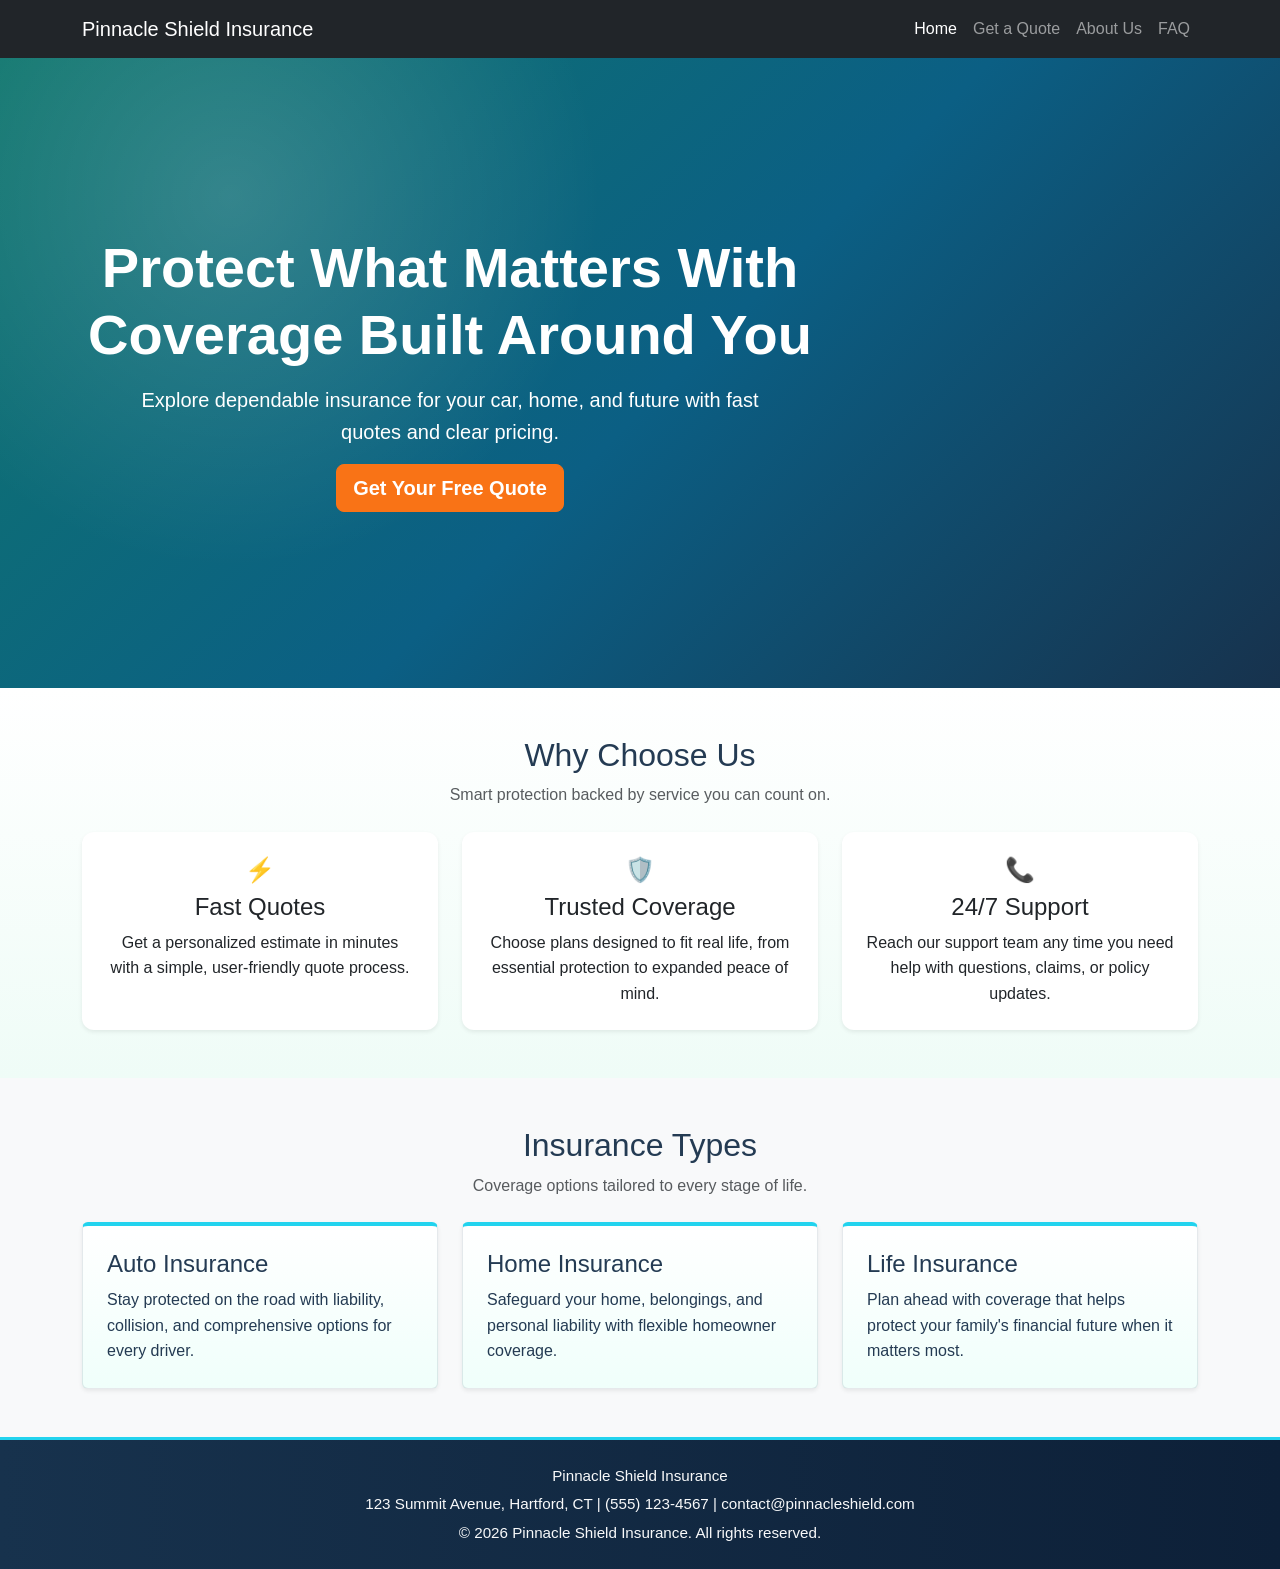
<file: index.html>
<!DOCTYPE html>
<html lang="en">
<head>
	<meta charset="UTF-8">
	<meta name="viewport" content="width=device-width, initial-scale=1.0">
	<title>Pinnacle Shield Insurance | Home</title>
	<link href="https://cdn.jsdelivr.net/npm/bootstrap@5.3.2/dist/css/bootstrap.min.css"
				rel="stylesheet"
				integrity="sha384-T3c6CoIi6uLrA9TneNEoa7RxnatzjcDSCmG1MXxSR1GAsXEV/Dwwykc2MPK8M2HN"
				crossorigin="anonymous">
	<link rel="stylesheet" href="css/styles.css">
</head>
<body>
	<header>
		<nav class="navbar navbar-expand-lg navbar-dark bg-dark">
			<div class="container">
				<a class="navbar-brand" href="index.html">Pinnacle Shield Insurance</a>
				<button class="navbar-toggler" type="button" data-bs-toggle="collapse" data-bs-target="#mainNav" aria-controls="mainNav" aria-expanded="false" aria-label="Toggle navigation">
					<span class="navbar-toggler-icon"></span>
				</button>
				<div class="collapse navbar-collapse" id="mainNav">
					<ul class="navbar-nav ms-auto mb-2 mb-lg-0">
						<li class="nav-item">
							<a class="nav-link active" aria-current="page" href="index.html">Home</a>
						</li>
						<li class="nav-item">
							<a class="nav-link" href="quote.html">Get a Quote</a>
						</li>
						<li class="nav-item">
							<a class="nav-link" href="about.html">About Us</a>
						</li>
						<li class="nav-item">
							<a class="nav-link" href="faq.html">FAQ</a>
						</li>
					</ul>
				</div>
			</div>
		</nav>
	</header>

	<main>
		<section id="home" class="hero-section text-white d-flex align-items-center">
			<div class="container py-5">
				<div class="row align-items-center">
					<div class="col-lg-8">
						<h1 class="display-4 fw-bold">Protect What Matters With Coverage Built Around You</h1>
						<p class="lead mt-3">Explore dependable insurance for your car, home, and future with fast quotes and clear pricing.</p>
						<a class="btn btn-warning btn-lg mt-3" href="quote.html">Get Your Free Quote</a>
					</div>
				</div>
			</div>
		</section>

		<section id="services" class="py-5">
			<div class="container">
				<div class="text-center mb-4">
					<h2>Why Choose Us</h2>
					<p class="text-muted">Smart protection backed by service you can count on.</p>
				</div>
				<div class="row g-4">
					<div class="col-md-4">
						<div class="card h-100 shadow-sm border-0">
							<div class="card-body text-center p-4">
								<h3 class="h4 card-title">⚡️</h3>
								<h3 class="h4 card-title">Fast Quotes</h3>
								<p class="card-text">Get a personalized estimate in minutes with a simple, user-friendly quote process.</p>
							</div>
						</div>
					</div>
					<div class="col-md-4">
						<div class="card h-100 shadow-sm border-0">
							<div class="card-body text-center p-4">
								<h3 class="h4 card-title">🛡️<h3>
								<h3 class="h4 card-title">Trusted Coverage</h3>
								<p class="card-text">Choose plans designed to fit real life, from essential protection to expanded peace of mind.</p>
							</div>
						</div>
					</div>
					<div class="col-md-4">
						<div class="card h-100 shadow-sm border-0">
							<div class="card-body text-center p-4">
								<h3 class="h4 card-title">📞<h3>
								<h3 class="h4 card-title">24/7 Support</h3>
								<p class="card-text">Reach our support team any time you need help with questions, claims, or policy updates.</p>
							</div>
						</div>
					</div>
				</div>
			</div>
		</section>

		<section id="insurance-types" class="py-5 bg-light">
			<div class="container">
				<div class="text-center mb-4">
					<h2>Insurance Types</h2>
					<p class="text-muted">Coverage options tailored to every stage of life.</p>
				</div>
				<div class="row g-4">
					<div class="col-md-4 d-flex">
						<article class="insurance-type p-4 bg-white rounded shadow-sm w-100">
							<h3 class="h4">Auto Insurance</h3>
							<p class="mb-0">Stay protected on the road with liability, collision, and comprehensive options for every driver.</p>
						</article>
					</div>
					<div class="col-md-4 d-flex">
						<article class="insurance-type p-4 bg-white rounded shadow-sm w-100">
							<h3 class="h4">Home Insurance</h3>
							<p class="mb-0">Safeguard your home, belongings, and personal liability with flexible homeowner coverage.</p>
						</article>
					</div>
					<div class="col-md-4 d-flex">
						<article class="insurance-type p-4 bg-white rounded shadow-sm w-100">
							<h3 class="h4">Life Insurance</h3>
							<p class="mb-0">Plan ahead with coverage that helps protect your family's financial future when it matters most.</p>
						</article>
					</div>
				</div>
			</div>
		</section>
	</main>

	<footer class="bg-dark text-light py-4">
		<div class="container text-center">
			<p class="mb-1">Pinnacle Shield Insurance</p>
			<p class="mb-1">123 Summit Avenue, Hartford, CT | (555) 123-4567 | contact@pinnacleshield.com</p>
			<p class="mb-0">&copy; 2026 Pinnacle Shield Insurance. All rights reserved.</p>
		</div>
	</footer>

	<script src="js/main.js"></script>
	<script src="https://cdn.jsdelivr.net/npm/bootstrap@5.3.2/dist/js/bootstrap.bundle.min.js"
					integrity="sha384-C6RzsynM9kWDrMNeT87bh95OGNyZPhcTNXj1NW7RuBCsyN/o0jlpcV8Qyq46cDfL"
					crossorigin="anonymous"></script>
</body>
</html>
</file>
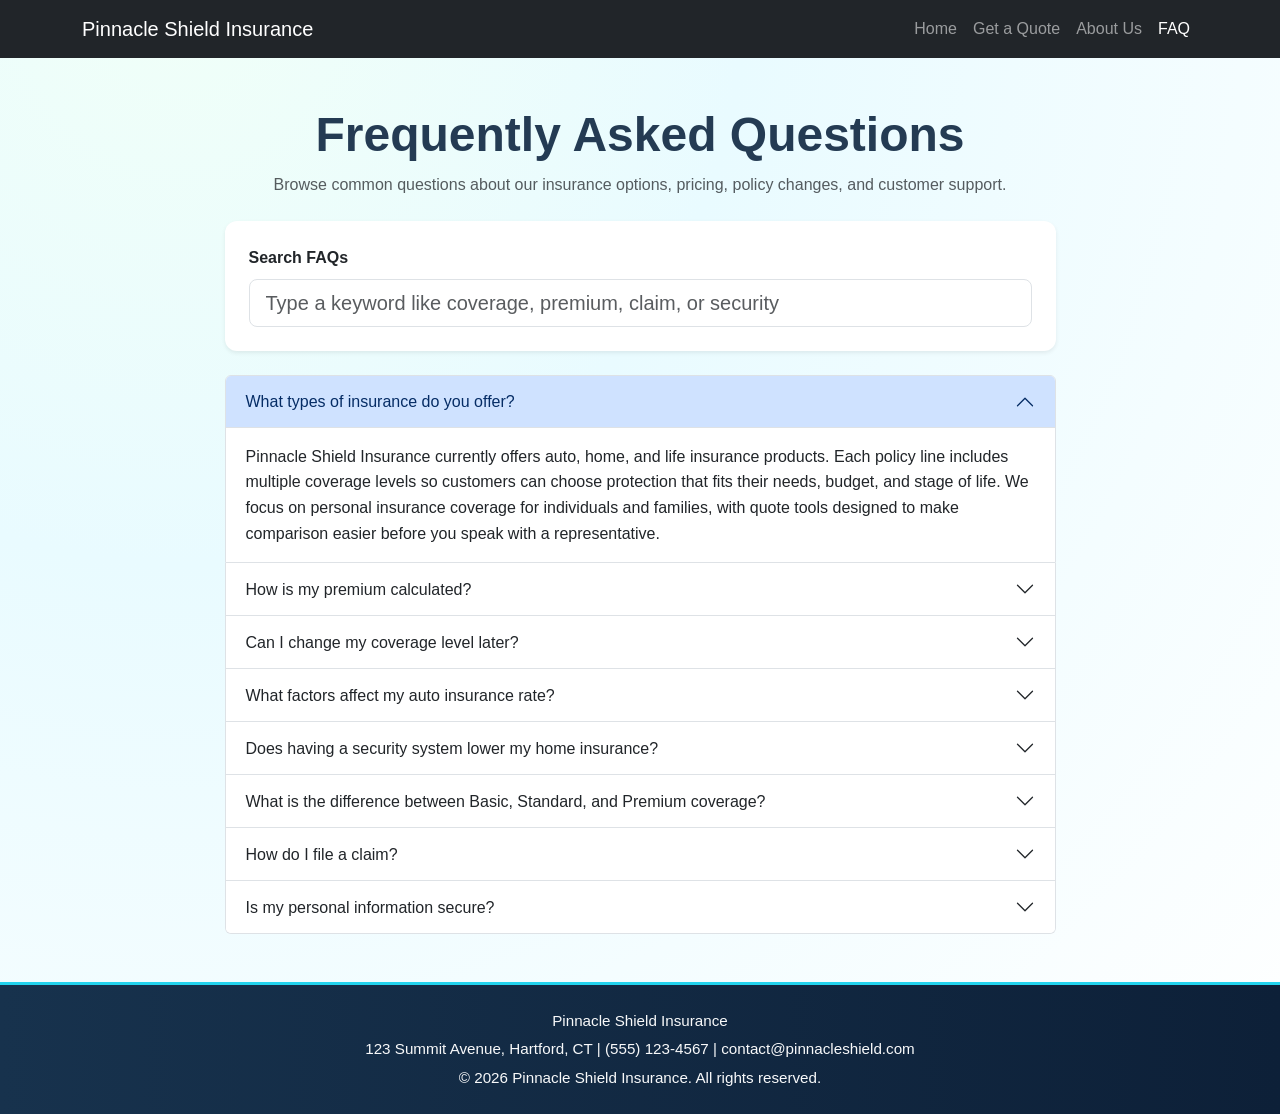
<file: faq.html>
<!DOCTYPE html>
<html lang="en">
<head>
	<meta charset="UTF-8">
	<meta name="viewport" content="width=device-width, initial-scale=1.0">
	<title>Pinnacle Shield Insurance | FAQ</title>
	<link href="https://cdn.jsdelivr.net/npm/bootstrap@5.3.2/dist/css/bootstrap.min.css"
				rel="stylesheet"
				integrity="sha384-T3c6CoIi6uLrA9TneNEoa7RxnatzjcDSCmG1MXxSR1GAsXEV/Dwwykc2MPK8M2HN"
				crossorigin="anonymous">
	<link rel="stylesheet" href="css/styles.css">
</head>
<body>
	<header>
		<nav class="navbar navbar-expand-lg navbar-dark bg-dark">
			<div class="container">
				<a class="navbar-brand" href="index.html">Pinnacle Shield Insurance</a>
				<button class="navbar-toggler" type="button" data-bs-toggle="collapse" data-bs-target="#mainNav" aria-controls="mainNav" aria-expanded="false" aria-label="Toggle navigation">
					<span class="navbar-toggler-icon"></span>
				</button>
				<div class="collapse navbar-collapse" id="mainNav">
					<ul class="navbar-nav ms-auto mb-2 mb-lg-0">
						<li class="nav-item">
							<a class="nav-link" href="index.html">Home</a>
						</li>
						<li class="nav-item">
							<a class="nav-link" href="quote.html">Get a Quote</a>
						</li>
						<li class="nav-item">
							<a class="nav-link" href="about.html">About Us</a>
						</li>
						<li class="nav-item">
							<a class="nav-link active" aria-current="page" href="faq.html">FAQ</a>
						</li>
					</ul>
				</div>
			</div>
		</nav>
	</header>

	<main class="py-5">
		<section class="container">
			<div class="row justify-content-center">
				<div class="col-lg-10 col-xl-9">
					<div class="text-center mb-4">
						<h1 class="display-5 fw-bold">Frequently Asked Questions</h1>
						<p class="text-muted mb-0">Browse common questions about our insurance options, pricing, policy changes, and customer support.</p>
					</div>

					<div class="card shadow-sm border-0 mb-4">
						<div class="card-body p-4">
							<label for="faq-search" class="form-label fw-semibold">Search FAQs</label>
							<input type="search" class="form-control form-control-lg" id="faq-search" placeholder="Type a keyword like coverage, premium, claim, or security">
						</div>
					</div>

					<div class="accordion" id="faqAccordion">
						<div class="accordion-item">
							<h2 class="accordion-header" id="faqHeadingOne">
								<button class="accordion-button" type="button" data-bs-toggle="collapse" data-bs-target="#faqCollapseOne" aria-expanded="true" aria-controls="faqCollapseOne">
									What types of insurance do you offer?
								</button>
							</h2>
							<div id="faqCollapseOne" class="accordion-collapse collapse show" aria-labelledby="faqHeadingOne" data-bs-parent="#faqAccordion">
								<div class="accordion-body">
									Pinnacle Shield Insurance currently offers auto, home, and life insurance products. Each policy line includes multiple coverage levels so customers can choose protection that fits their needs, budget, and stage of life.

									We focus on personal insurance coverage for individuals and families, with quote tools designed to make comparison easier before you speak with a representative.
								</div>
							</div>
						</div>

						<div class="accordion-item">
							<h2 class="accordion-header" id="faqHeadingTwo">
								<button class="accordion-button collapsed" type="button" data-bs-toggle="collapse" data-bs-target="#faqCollapseTwo" aria-expanded="false" aria-controls="faqCollapseTwo">
									How is my premium calculated?
								</button>
							</h2>
							<div id="faqCollapseTwo" class="accordion-collapse collapse" aria-labelledby="faqHeadingTwo" data-bs-parent="#faqAccordion">
								<div class="accordion-body">
									Your premium is estimated using rating factors tied to the type of insurance you select. Depending on the product, those factors may include age, location, vehicle details, home characteristics, requested coverage amount, lifestyle information, and selected coverage tier.

									The quote page uses those inputs to calculate both a monthly and annual premium estimate, along with a breakdown of the factors that influenced the price.
								</div>
							</div>
						</div>

						<div class="accordion-item">
							<h2 class="accordion-header" id="faqHeadingThree">
								<button class="accordion-button collapsed" type="button" data-bs-toggle="collapse" data-bs-target="#faqCollapseThree" aria-expanded="false" aria-controls="faqCollapseThree">
									Can I change my coverage level later?
								</button>
							</h2>
							<div id="faqCollapseThree" class="accordion-collapse collapse" aria-labelledby="faqHeadingThree" data-bs-parent="#faqAccordion">
								<div class="accordion-body">
									Yes. In most cases, coverage can be adjusted after a policy is issued, subject to underwriting review and any applicable policy terms. Customers often move between Basic, Standard, and Premium coverage as their budget or protection needs change.

									When you request a change, the premium may increase or decrease based on the new coverage level and any updated risk information.
								</div>
							</div>
						</div>

						<div class="accordion-item">
							<h2 class="accordion-header" id="faqHeadingFour">
								<button class="accordion-button collapsed" type="button" data-bs-toggle="collapse" data-bs-target="#faqCollapseFour" aria-expanded="false" aria-controls="faqCollapseFour">
									What factors affect my auto insurance rate?
								</button>
							</h2>
							<div id="faqCollapseFour" class="accordion-collapse collapse" aria-labelledby="faqHeadingFour" data-bs-parent="#faqAccordion">
								<div class="accordion-body">
									Auto insurance rates are commonly influenced by driver age, driving history, annual mileage, vehicle age, and chosen coverage level. A driver with a clean record and lower mileage often receives a lower rate than a driver with recent accidents or frequent road use.

									Vehicle characteristics can also matter because repair costs, theft risk, and replacement value may affect how expensive a policy is to insure.
								</div>
							</div>
						</div>

						<div class="accordion-item">
							<h2 class="accordion-header" id="faqHeadingFive">
								<button class="accordion-button collapsed" type="button" data-bs-toggle="collapse" data-bs-target="#faqCollapseFive" aria-expanded="false" aria-controls="faqCollapseFive">
									Does having a security system lower my home insurance?
								</button>
							</h2>
							<div id="faqCollapseFive" class="accordion-collapse collapse" aria-labelledby="faqHeadingFive" data-bs-parent="#faqAccordion">
								<div class="accordion-body">
									It can. Homes with monitored security systems or other protective features may qualify for lower premiums because they can reduce theft risk and sometimes help limit loss severity.

									On our quote page, a home security system and fire sprinklers are both treated as protective features that may reduce the estimated premium.
								</div>
							</div>
						</div>

						<div class="accordion-item">
							<h2 class="accordion-header" id="faqHeadingSix">
								<button class="accordion-button collapsed" type="button" data-bs-toggle="collapse" data-bs-target="#faqCollapseSix" aria-expanded="false" aria-controls="faqCollapseSix">
									What is the difference between Basic, Standard, and Premium coverage?
								</button>
							</h2>
							<div id="faqCollapseSix" class="accordion-collapse collapse" aria-labelledby="faqHeadingSix" data-bs-parent="#faqAccordion">
								<div class="accordion-body">
									Basic coverage is designed for customers who want essential protection at a lower cost. Standard coverage offers a more balanced option with broader protection, while Premium coverage is intended for customers who want higher limits or more comprehensive support.

									Because each level changes the amount of protection included, selecting a higher tier typically increases the premium estimate shown in the quote results.
								</div>
							</div>
						</div>

						<div class="accordion-item">
							<h2 class="accordion-header" id="faqHeadingSeven">
								<button class="accordion-button collapsed" type="button" data-bs-toggle="collapse" data-bs-target="#faqCollapseSeven" aria-expanded="false" aria-controls="faqCollapseSeven">
									How do I file a claim?
								</button>
							</h2>
							<div id="faqCollapseSeven" class="accordion-collapse collapse" aria-labelledby="faqHeadingSeven" data-bs-parent="#faqAccordion">
								<div class="accordion-body">
									Customers can begin the claims process by contacting our support team by phone or through the customer portal. You should be prepared to share your policy information, the date of loss, a description of what happened, and any supporting documentation or photos that may help evaluate the claim.

									Once a claim is opened, a claims specialist reviews the details, explains next steps, and keeps you informed as the claim moves through evaluation and resolution.
								</div>
							</div>
						</div>

						<div class="accordion-item">
							<h2 class="accordion-header" id="faqHeadingEight">
								<button class="accordion-button collapsed" type="button" data-bs-toggle="collapse" data-bs-target="#faqCollapseEight" aria-expanded="false" aria-controls="faqCollapseEight">
									Is my personal information secure?
								</button>
							</h2>
							<div id="faqCollapseEight" class="accordion-collapse collapse" aria-labelledby="faqHeadingEight" data-bs-parent="#faqAccordion">
								<div class="accordion-body">
									We are committed to protecting personal information submitted through our quoting and service tools. Sensitive data should always be handled using secure systems, limited internal access, and privacy practices designed to reduce unauthorized exposure.

									While this project is a fictional insurance site, the interface is designed to use safe DOM insertion methods such as textContent when displaying user-entered quote data.
								</div>
							</div>
						</div>
					</div>
				</div>
			</div>
		</section>
	</main>

	<footer class="bg-dark text-light py-4">
		<div class="container text-center">
			<p class="mb-1">Pinnacle Shield Insurance</p>
			<p class="mb-1">123 Summit Avenue, Hartford, CT | (555) 123-4567 | contact@pinnacleshield.com</p>
			<p class="mb-0">&copy; 2026 Pinnacle Shield Insurance. All rights reserved.</p>
		</div>
	</footer>

	<script src="js/main.js"></script>
	<script>
		var searchInput = document.getElementById('faq-search');
		if (searchInput) {
			searchInput.addEventListener('input', function () {
				var searchTerm = this.value.toLowerCase();
				var items = document.querySelectorAll('.accordion-item');

				items.forEach(function (item) {
					var text = item.textContent.toLowerCase();
					if (text.indexOf(searchTerm) !== -1) {
						item.style.display = '';
					} else {
						item.style.display = 'none';
					}
				});
			});
		}
	</script>
	<script src="https://cdn.jsdelivr.net/npm/bootstrap@5.3.2/dist/js/bootstrap.bundle.min.js"
				integrity="sha384-C6RzsynM9kWDrMNeT87bh95OGNyZPhcTNXj1NW7RuBCsyN/o0jlpcV8Qyq46cDfL"
				crossorigin="anonymous"></script>
</body>
</html>
</file>
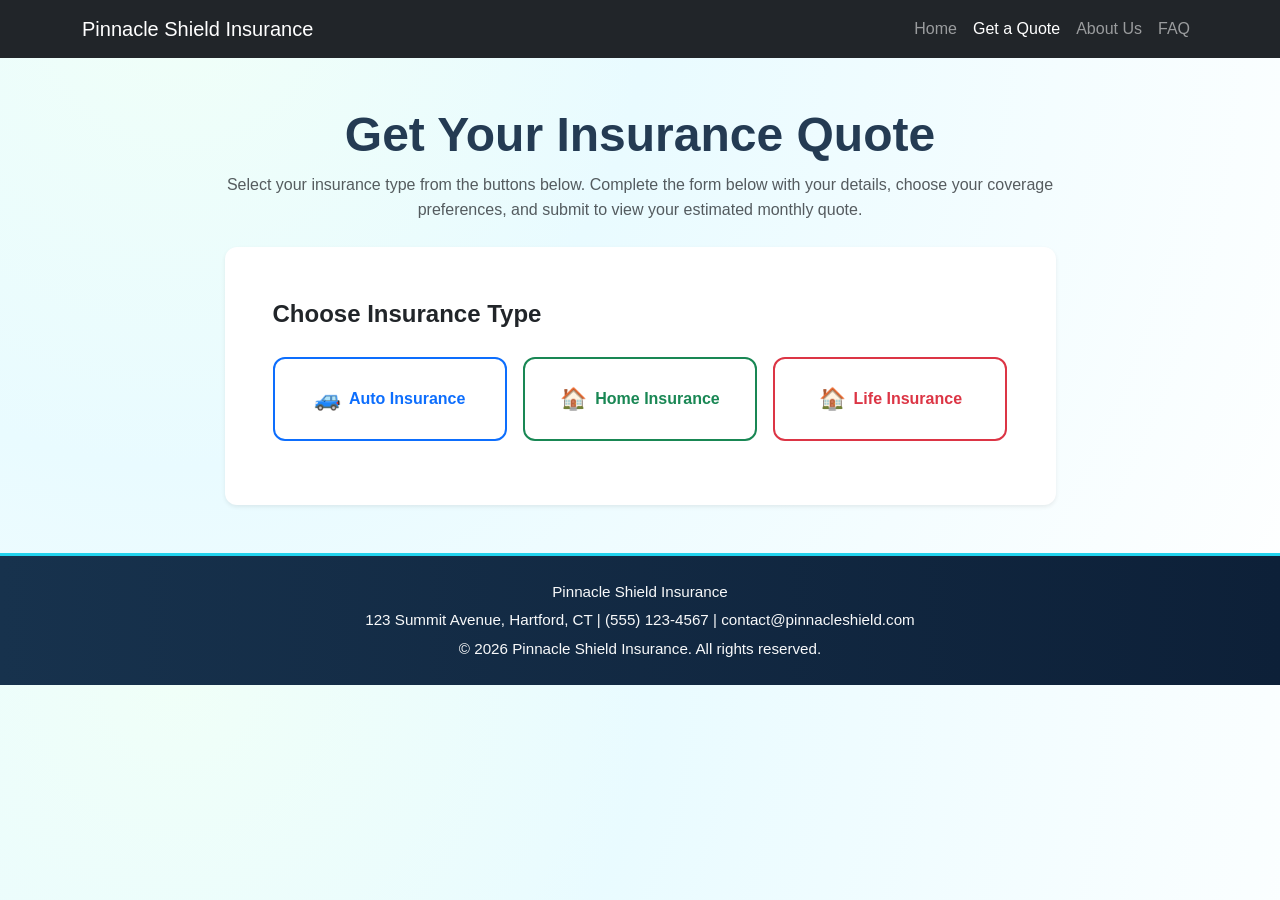
<file: quote.html>
<!DOCTYPE html>
<html lang="en">
<head>
	<meta charset="UTF-8">
	<meta name="viewport" content="width=device-width, initial-scale=1.0">
	<title>Pinnacle Shield Insurance | Get a Quote</title>
	<link href="https://cdn.jsdelivr.net/npm/bootstrap@5.3.2/dist/css/bootstrap.min.css"
				rel="stylesheet"
				integrity="sha384-T3c6CoIi6uLrA9TneNEoa7RxnatzjcDSCmG1MXxSR1GAsXEV/Dwwykc2MPK8M2HN"
				crossorigin="anonymous">
	<link rel="stylesheet" href="css/styles.css">
</head>
<body>
	<header>
		<nav class="navbar navbar-expand-lg navbar-dark bg-dark">
			<div class="container">
				<a class="navbar-brand" href="index.html">Pinnacle Shield Insurance</a>
				<button class="navbar-toggler" type="button" data-bs-toggle="collapse" data-bs-target="#mainNav" aria-controls="mainNav" aria-expanded="false" aria-label="Toggle navigation">
					<span class="navbar-toggler-icon"></span>
				</button>
				<div class="collapse navbar-collapse" id="mainNav">
					<ul class="navbar-nav ms-auto mb-2 mb-lg-0">
						<li class="nav-item">
							<a class="nav-link" href="index.html">Home</a>
						</li>
						<li class="nav-item">
							<a class="nav-link active" aria-current="page" href="quote.html">Get a Quote</a>
						</li>
						<li class="nav-item">
							<a class="nav-link" href="about.html">About Us</a>
						</li>
						<li class="nav-item">
							<a class="nav-link" href="faq.html">FAQ</a>
						</li>
					</ul>
				</div>
			</div>
		</nav>
	</header>

	<main class="py-5">
		<section class="container">
			<div class="row justify-content-center">
				<div class="col-lg-10 col-xl-9">
					<div class="text-center mb-4">
						<h1 class="display-5 fw-bold">Get Your Insurance Quote</h1>
						<p class="text-muted mb-0">Select your insurance type from the buttons below. Complete the form below with your details, choose your coverage preferences, and submit to view your estimated monthly quote.</p>
					</div>

					<div class="card shadow-sm border-0">
						<div class="card-body p-4 p-md-5">
							<form id="quoteForm" novalidate>
								<div class="row g-3">
									<div class="col-12">
										<fieldset>
											<legend class="form-label fw-semibold mb-2">Choose Insurance Type</legend>
											<div class="row g-3">
												<div class="col-md-4 d-grid">
													<input type="radio" class="btn-check" name="insuranceType" id="insuranceTypeAuto" value="auto" autocomplete="off">
													<label class="btn btn-outline-primary insurance-option-label" for="insuranceTypeAuto">
														<span class="insurance-option-icon" aria-hidden="true">🚙</span>
														<span class="insurance-option-text">Auto Insurance</span>
													</label>
												</div>
												<div class="col-md-4 d-grid">
													<input type="radio" class="btn-check" name="insuranceType" id="insuranceTypeHome" value="home" autocomplete="off">
													<label class="btn btn-outline-success insurance-option-label" for="insuranceTypeHome">
														<span class="insurance-option-icon" aria-hidden="true">🏠</span>
														<span class="insurance-option-text">Home Insurance</span>
													</label>
												</div>
												<div class="col-md-4 d-grid">
													<input type="radio" class="btn-check" name="insuranceType" id="insuranceTypeLife" value="life" autocomplete="off">
													<label class="btn btn-outline-danger insurance-option-label" for="insuranceTypeLife">
														<span class="insurance-option-icon" aria-hidden="true">🏠</span>
														<span class="insurance-option-text">Life Insurance</span>
													</label>
												</div>
											</div>
										</fieldset>
									</div>
									<div class="col-12 hidden" id="auto-fields" data-insurance-form="auto">
										<div class="row g-3 mt-1">
											<div class="col-md-6">
												<label for="fullName" class="form-label">Full Name</label>
												<input type="text" class="form-control" id="fullName" name="fullName" minlength="2" required>
											</div>
											<div class="col-md-6">
												<label for="age" class="form-label">Age</label>
												<input type="number" class="form-control" id="age" name="age" min="16" max="100" required>
											</div>
											<div class="col-md-6">
												<label for="zipCode" class="form-label">ZIP Code</label>
												<input type="text" class="form-control" id="zipCode" name="zipCode" inputmode="numeric" pattern="[0-9]{5}" maxlength="5" required>
											</div>
											<div class="col-md-6">
												<label for="vehicleYear" class="form-label">Vehicle Year</label>
												<input type="number" class="form-control" id="vehicleYear" name="vehicleYear" min="1990" max="2026" required>
											</div>
											<div class="col-md-6">
												<label for="vehicleMake" class="form-label">Vehicle Make</label>
												<select class="form-select" id="vehicleMake" name="vehicleMake" required>
													<option value="" selected disabled>Select make</option>
													<option value="Toyota">Toyota</option>
													<option value="Honda">Honda</option>
													<option value="Ford">Ford</option>
													<option value="BMW">BMW</option>
													<option value="Tesla">Tesla</option>
													<option value="Other">Other</option>
												</select>
											</div>
											<div class="col-md-6">
												<label for="vehicleModel" class="form-label">Vehicle Model</label>
												<input type="text" class="form-control" id="vehicleModel" name="vehicleModel" required>
											</div>
											<div class="col-md-6">
												<label for="annualMileage" class="form-label">Annual Mileage</label>
												<select class="form-select" id="annualMileage" name="annualMileage" required>
													<option value="" selected disabled>Select mileage range</option>
													<option value="under-5000">Under 5,000</option>
													<option value="5000-10000">5,000-10,000</option>
													<option value="10001-15000">10,001-15,000</option>
													<option value="15001-20000">15,001-20,000</option>
													<option value="over-20000">Over 20,000</option>
												</select>
											</div>
											<div class="col-md-6">
												<label for="drivingRecord" class="form-label">Driving Record</label>
												<select class="form-select" id="drivingRecord" name="drivingRecord" required>
													<option value="" selected disabled>Select driving history</option>
													<option value="clean">Clean</option>
													<option value="1-ticket">1 Ticket</option>
													<option value="2-plus-tickets">2+ Tickets</option>
													<option value="accident-last-3-years">Accident in Last 3 Years</option>
												</select>
											</div>
											<div class="col-12">
												<fieldset>
													<legend class="form-label mb-2">Coverage Level</legend>
													<div class="d-flex flex-wrap gap-3">
														<div>
															<input class="form-check-input" type="radio" name="coverageLevel" id="coverageBasic" value="basic" required>
															<label class="form-check-label ms-1" for="coverageBasic">Basic</label>
														</div>
														<div>
															<input class="form-check-input" type="radio" name="coverageLevel" id="coverageStandard" value="standard">
															<label class="form-check-label ms-1" for="coverageStandard">Standard</label>
														</div>
														<div>
															<input class="form-check-input" type="radio" name="coverageLevel" id="coveragePremium" value="premium">
															<label class="form-check-label ms-1" for="coveragePremium">Premium</label>
														</div>
													</div>
												</fieldset>
											</div>
										</div>
									</div>
									<div class="col-12 hidden" id="home-fields" data-insurance-form="home">
										<div class="row g-3 mt-1">
											<div class="col-md-6">
												<label for="homeFullName" class="form-label">Full Name</label>
												<input type="text" class="form-control" id="homeFullName" name="homeFullName" minlength="2" required>
											</div>
											<div class="col-md-6">
												<label for="homeAge" class="form-label">Age</label>
												<input type="number" class="form-control" id="homeAge" name="homeAge" min="18" max="100" required>
											</div>
											<div class="col-md-6">
												<label for="homeZipCode" class="form-label">ZIP Code</label>
												<input type="text" class="form-control" id="homeZipCode" name="homeZipCode" inputmode="numeric" pattern="[0-9]{5}" maxlength="5" required>
											</div>
											<div class="col-md-6">
												<label for="homeValue" class="form-label">Home Value ($)</label>
												<input type="number" class="form-control" id="homeValue" name="homeValue" min="50000" required>
											</div>
											<div class="col-md-6">
												<label for="yearBuilt" class="form-label">Year Built</label>
												<input type="number" class="form-control" id="yearBuilt" name="yearBuilt" min="1900" max="2026" required>
											</div>
											<div class="col-md-6">
												<label for="squareFootage" class="form-label">Square Footage</label>
												<input type="number" class="form-control" id="squareFootage" name="squareFootage" min="500" max="10000" required>
											</div>
											<div class="col-md-6">
												<label for="constructionType" class="form-label">Construction Type</label>
												<select class="form-select" id="constructionType" name="constructionType" required>
													<option value="" selected disabled>Select type</option>
													<option value="wood-frame">Wood Frame</option>
													<option value="brick">Brick</option>
													<option value="concrete">Concrete</option>
													<option value="steel">Steel</option>
												</select>
											</div>
											<div class="col-12">
												<div class="form-check mb-2">
													<input class="form-check-input" type="checkbox" id="hasSecuritySystem" name="hasSecuritySystem" value="yes">
													<label class="form-check-label" for="hasSecuritySystem">Has Security System <span class="text-success fw-semibold">(discount applied)</span></label>
												</div>
												<div class="form-check">
													<input class="form-check-input" type="checkbox" id="hasFireSprinklers" name="hasFireSprinklers" value="yes">
													<label class="form-check-label" for="hasFireSprinklers">Has Fire Sprinklers <span class="text-success fw-semibold">(discount applied)</span></label>
												</div>
											</div>
											<div class="col-12">
												<fieldset>
													<legend class="form-label mb-2">Coverage Level</legend>
													<div class="d-flex flex-wrap gap-3">
														<div>
															<input class="form-check-input" type="radio" name="homeCoverageLevel" id="homeCoverageBasic" value="basic" required>
															<label class="form-check-label ms-1" for="homeCoverageBasic">Basic</label>
														</div>
														<div>
															<input class="form-check-input" type="radio" name="homeCoverageLevel" id="homeCoverageStandard" value="standard">
															<label class="form-check-label ms-1" for="homeCoverageStandard">Standard</label>
														</div>
														<div>
															<input class="form-check-input" type="radio" name="homeCoverageLevel" id="homeCoveragePremium" value="premium">
															<label class="form-check-label ms-1" for="homeCoveragePremium">Premium</label>
														</div>
													</div>
												</fieldset>
											</div>
										</div>
									</div>
									<div class="col-12 hidden" id="life-fields" data-insurance-form="life">
										<div class="row g-3 mt-1">
											<div class="col-md-6">
												<label for="lifeFullName" class="form-label">Full Name</label>
												<input type="text" class="form-control" id="lifeFullName" name="lifeFullName" minlength="2" required>
											</div>
											<div class="col-md-6">
												<label for="lifeAge" class="form-label">Age</label>
												<input type="number" class="form-control" id="lifeAge" name="lifeAge" min="18" max="85" required>
											</div>
											<div class="col-md-6">
												<label for="lifeZipCode" class="form-label">ZIP Code</label>
												<input type="text" class="form-control" id="lifeZipCode" name="lifeZipCode" inputmode="numeric" pattern="[0-9]{5}" maxlength="5" required>
											</div>
											<div class="col-md-6">
												<label for="gender" class="form-label">Gender</label>
												<select class="form-select" id="gender" name="gender" required>
													<option value="" selected disabled>Select gender</option>
													<option value="male">Male</option>
													<option value="female">Female</option>
													<option value="non-binary">Non-binary</option>
												</select>
											</div>
											<div class="col-md-6">
												<fieldset>
													<legend class="form-label mb-2">Smoker?</legend>
													<div class="d-flex gap-3">
														<div>
															<input class="form-check-input" type="radio" name="smoker" id="smokerYes" value="yes" required>
															<label class="form-check-label ms-1" for="smokerYes">Yes</label>
														</div>
														<div>
															<input class="form-check-input" type="radio" name="smoker" id="smokerNo" value="no">
															<label class="form-check-label ms-1" for="smokerNo">No</label>
														</div>
													</div>
												</fieldset>
											</div>
											<div class="col-md-6">
												<label for="coverageAmount" class="form-label">Coverage Amount</label>
												<select class="form-select" id="coverageAmount" name="coverageAmount" required>
													<option value="" selected disabled>Select amount</option>
													<option value="100000">$100,000</option>
													<option value="250000">$250,000</option>
													<option value="500000">$500,000</option>
													<option value="1000000">$1,000,000</option>
												</select>
											</div>
											<div class="col-md-6">
												<label for="exerciseFrequency" class="form-label">Exercise Frequency</label>
												<select class="form-select" id="exerciseFrequency" name="exerciseFrequency" required>
													<option value="" selected disabled>Select frequency</option>
													<option value="rarely">Rarely</option>
													<option value="1-2-week">12 times/week</option>
													<option value="3-4-week">34 times/week</option>
													<option value="5-plus-week">5+ times/week</option>
												</select>
											</div>
											<div class="col-12">
												<div class="form-check">
													<input class="form-check-input" type="checkbox" id="preExistingConditions" name="preExistingConditions" value="yes">
													<label class="form-check-label" for="preExistingConditions">Pre-existing Conditions <span class="text-danger fw-semibold">(increases premium)</span></label>
												</div>
											</div>
											<div class="col-12">
												<fieldset>
													<legend class="form-label mb-2">Coverage Level</legend>
													<div class="d-flex flex-wrap gap-3">
														<div>
															<input class="form-check-input" type="radio" name="lifeCoverageLevel" id="lifeCoverageBasic" value="basic" required>
															<label class="form-check-label ms-1" for="lifeCoverageBasic">Basic</label>
														</div>
														<div>
															<input class="form-check-input" type="radio" name="lifeCoverageLevel" id="lifeCoverageStandard" value="standard">
															<label class="form-check-label ms-1" for="lifeCoverageStandard">Standard</label>
														</div>
														<div>
															<input class="form-check-input" type="radio" name="lifeCoverageLevel" id="lifeCoveragePremium" value="premium">
															<label class="form-check-label ms-1" for="lifeCoveragePremium">Premium</label>
														</div>
													</div>
												</fieldset>
											</div>
										</div>
									</div>
									<div class="col-12">
										<button type="submit" id="calculateQuote" class="btn btn-warning btn-lg hidden">Calculate My Quote</button>
									</div>
								</div>
							</form>
						</div>
					</div>

					<section id="quoteResult" class="hidden mt-4" aria-live="polite">
						<!-- Summary card -->
						<div class="card shadow-sm border-0 mb-3">
							<div class="card-body p-4">
								<h2 class="h4 mb-3">Your Estimated Quote</h2>
								<dl class="row mb-0">
									<dt class="col-sm-4">Customer Name</dt>
									<dd class="col-sm-8" id="resultName"></dd>
									<dt class="col-sm-4">Insurance Type</dt>
									<dd class="col-sm-8" id="resultType"></dd>
									<dt class="col-sm-4">Monthly Premium</dt>
									<dd class="col-sm-8 fs-5 fw-bold text-success" id="resultMonthly">$0.00</dd>
									<dt class="col-sm-4">Annual Premium</dt>
									<dd class="col-sm-8" id="resultAnnual">$0.00</dd>
								</dl>
							</div>
						</div>
						<!-- Breakdown table -->
						<div class="card shadow-sm border-0 mb-3">
							<div class="card-body p-4">
								<h3 class="h5 mb-3">Rate Breakdown</h3>
								<div class="table-responsive">
									<table class="table table-striped mb-0">
										<thead>
											<tr>
												<th>Factor</th>
												<th>Your Info</th>
												<th>Impact</th>
											</tr>
										</thead>
										<tbody id="breakdownBody"></tbody>
									</table>
								</div>
							</div>
						</div>
						<!-- Reset button -->
						<button type="button" id="resetQuote" class="btn btn-outline-secondary">Get Another Quote</button>
					</section>
				</div>
			</div>
		</section>
	</main>

	<footer class="bg-dark text-light py-4">
		<div class="container text-center">
			<p class="mb-1">Pinnacle Shield Insurance</p>
			<p class="mb-1">123 Summit Avenue, Hartford, CT | (555) 123-4567 | contact@pinnacleshield.com</p>
			<p class="mb-0">&copy; 2026 Pinnacle Shield Insurance. All rights reserved.</p>
		</div>
	</footer>

	<script src="js/quote.js"></script>
	<script src="https://cdn.jsdelivr.net/npm/bootstrap@5.3.2/dist/js/bootstrap.bundle.min.js"
				integrity="sha384-C6RzsynM9kWDrMNeT87bh95OGNyZPhcTNXj1NW7RuBCsyN/o0jlpcV8Qyq46cDfL"
				crossorigin="anonymous"></script>
</body>
</html>
</file>
<file: css/styles.css>
*, *::before, *::after {
	box-sizing: border-box;
	margin: 0;
	padding: 0;
}

:root {
	--brand-navy: #17324d;
	--brand-blue: #0f766e;
	--brand-cyan: #22d3ee;
	--brand-gold: #f97316;
	--brand-cream: #fff4e6;
	--text-primary: #243b53;
	--shadow-soft: 0 10px 24px rgba(23, 50, 77, 0.14);
}

body {
	font-family: "Segoe UI", Tahoma, Geneva, Verdana, sans-serif;
	color: var(--text-primary);
	line-height: 1.6;
	background: radial-gradient(circle at 14% 0%, #f0fff8 0%, #e9fbff 36%, #ffffff 100%);
}

.hero-section {
	min-height: 70vh;
	padding: 5rem 0;
	background:
		radial-gradient(circle at 18% 22%, rgba(255, 255, 255, 0.16) 0%, rgba(255, 255, 255, 0) 32%),
		linear-gradient(135deg, #0f766e 0%, #0b5f84 52%, #17324d 100%);
	text-align: center;
}

.hero-section .lead {
	max-width: 680px;
	margin: 1rem auto 0;
}

.card,
.insurance-type {
	border: 1px solid rgba(17, 42, 70, 0.1);
	border-radius: 0.75rem;
	transition: transform 0.25s ease, box-shadow 0.25s ease;
}

.card:hover,
.insurance-type:hover {
	transform: translateY(-6px);
	box-shadow: var(--shadow-soft);
}

.insurance-type {
	border-top: 4px solid var(--brand-cyan);
	background: linear-gradient(180deg, #ffffff 0%, #f0fffb 100%);
}

.btn-warning {
	background-color: var(--brand-gold);
	border-color: var(--brand-gold);
	color: #ffffff;
	font-weight: 700;
}

.btn-warning:hover,
.btn-warning:focus {
	background-color: #ea580c;
	border-color: #ea580c;
	color: #ffffff;
}

.hidden {
	display: none;
}

.field-error {
	margin-top: 0.35rem;
	font-size: 0.875rem;
	font-weight: 600;
	color: #b42318;
}

.field-error.group-error {
	margin-top: 0.6rem;
}

.insurance-option-label {
	display: flex;
	align-items: center;
	justify-content: center;
	gap: 0.5rem;
	padding: 1rem;
	border-width: 2px;
	min-height: 84px;
	font-weight: 700;
	text-align: center;
	border-radius: 0.75rem;
}

.insurance-option-icon {
	font-size: 1.35rem;
	line-height: 1;
}

.insurance-option-text {
	font-size: 1rem;
}

.about-hero {
	background:
		linear-gradient(180deg, rgba(255, 255, 255, 0.75) 0%, rgba(255, 255, 255, 0.95) 100%),
		radial-gradient(circle at top left, rgba(34, 211, 238, 0.22) 0%, rgba(34, 211, 238, 0) 36%);
}

.eyebrow-text {
	color: var(--brand-blue);
	font-size: 0.9rem;
	font-weight: 700;
	letter-spacing: 0.08em;
	text-transform: uppercase;
}

.bg-light-subtle {
	background: linear-gradient(180deg, #f6fffc 0%, #eef8ff 100%);
}

.team-card {
	overflow: hidden;
}

.team-avatar {
	width: 150px;
	height: 150px;
	border-radius: 50%;
	object-fit: cover;
	border: 4px solid rgba(34, 211, 238, 0.2);
	box-shadow: 0 8px 20px rgba(23, 50, 77, 0.12);
}

.team-title {
	color: var(--brand-blue);
	font-weight: 700;
	font-size: 0.95rem;
}

.values-row {
	display: flex;
	flex-wrap: wrap;
	gap: 1rem;
	justify-content: center;
}

.value-pill {
	display: flex;
	align-items: flex-start;
	gap: 0.9rem;
	flex: 1 1 240px;
	max-width: 280px;
	padding: 1.25rem;
	background: rgba(255, 255, 255, 0.9);
	border: 1px solid rgba(17, 42, 70, 0.1);
	border-radius: 1rem;
	box-shadow: 0 8px 20px rgba(23, 50, 77, 0.08);
}

.value-icon {
	font-size: 1.65rem;
	line-height: 1;
	margin-top: 0.1rem;
}

main section:nth-of-type(2) {
	background: linear-gradient(180deg, #ffffff 0%, #effcf7 100%);
}

footer {
	background: linear-gradient(90deg, var(--brand-navy) 0%, #0d2038 100%);
	border-top: 3px solid var(--brand-cyan);
}

footer p {
	font-size: 0.95rem;
}

@media (max-width: 768px) {
	.navbar-brand {
		max-width: calc(100% - 72px);
		font-size: 1.05rem;
		line-height: 1.3;
		white-space: normal;
	}

	.navbar-collapse {
		margin-top: 0.75rem;
		padding: 0.75rem 0;
		border-top: 1px solid rgba(255, 255, 255, 0.12);
	}

	.navbar .nav-link {
		padding: 0.7rem 0;
		font-size: 1rem;
	}

	.hero-section {
		min-height: auto;
		padding: 4rem 0;
	}

	.hero-section h1,
	.about-hero h1,
	main h1.display-5,
	main h1.display-4 {
		font-size: 2rem;
		line-height: 1.2;
	}

	.hero-section .lead,
	.about-hero .lead {
		font-size: 1rem;
	}

	.card,
	.insurance-type {
		margin-bottom: 0.5rem;
	}

	.card-body {
		padding: 1.5rem;
	}

	.insurance-option-label {
		min-height: 72px;
		padding: 0.9rem;
	}

	.form-control,
	.form-select,
	.btn,
	.accordion-button {
		min-height: 48px;
	}

	.accordion-button {
		font-size: 1rem;
		padding: 1rem 1.1rem;
		align-items: flex-start;
	}

	.accordion-body {
		padding: 1rem 1.1rem 1.25rem;
	}

	.value-pill {
		max-width: none;
	}

	footer {
		padding-left: 1rem;
		padding-right: 1rem;
	}
}

@media (max-width: 767.98px) {
	.hero-section {
		padding: 4rem 1rem;
	}
}

@media (max-width: 480px) {
	body {
		font-size: 0.96rem;
	}

	main.py-5,
	main section.py-5,
	.about-hero {
		padding-top: 2rem !important;
		padding-bottom: 2rem !important;
	}

	.hero-section {
		padding: 2.5rem 0.9rem;
	}

	.hero-section h1,
	.about-hero h1,
	main h1.display-5,
	main h1.display-4 {
		font-size: 1.75rem;
	}

	.eyebrow-text {
		font-size: 0.78rem;
		letter-spacing: 0.05em;
	}

	.card-body {
		padding: 1.15rem;
	}

	.insurance-option-label {
		flex-direction: column;
		gap: 0.35rem;
		min-height: auto;
		padding: 0.9rem 0.75rem;
	}

	.insurance-option-text {
		font-size: 0.95rem;
	}

	.btn-lg,
	#calculateQuote,
	.hero-section .btn {
		width: 100%;
	}

	.team-avatar {
		width: 120px;
		height: 120px;
	}

	.value-pill {
		flex-basis: 100%;
		padding: 1rem;
	}

	.accordion-button {
		font-size: 0.96rem;
		padding: 0.9rem 1rem;
	}

	.accordion-body {
		font-size: 0.95rem;
	}

	.table {
		font-size: 0.92rem;
	}

	footer p {
		font-size: 0.88rem;
	}
}
</file>
